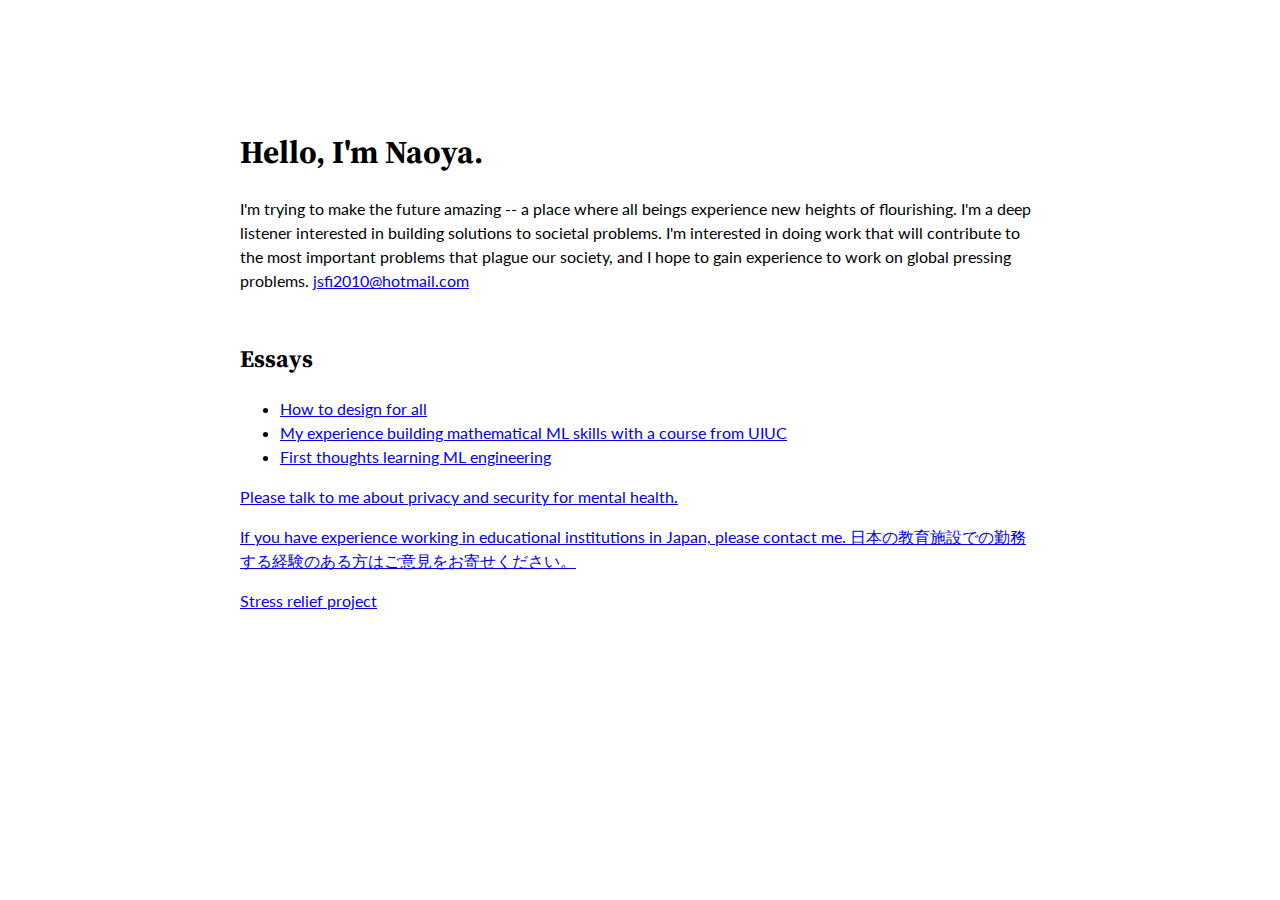
<file: index.html>
<!DOCTYPE html>

<html>

<head>
  <title>Naoya Okamoto</title>
  <link rel="preconnect" href="https://fonts.googleapis.com">
  <link rel="preconnect" href="https://fonts.gstatic.com" crossorigin>
  <link href="https://fonts.googleapis.com/css2?family=Lato:ital,wght@0,400;0,700;1,400;1,700&family=Source+Serif+Pro:ital,wght@0,400;0,700;1,400;1,700&display=swap" rel="stylesheet">  
  <link rel="stylesheet" href="styles.css">
  <meta name="viewport" content="width=device-width, initial-scale=1.0" />
</head>

<!--
<navbar id ="navbar">
  <a href="#project-1">Project 1</a>
</navbar>
-->

<welcome id="welcome-section">
  <h1>Hello, I'm Naoya. </h1>
  <body>
    I'm trying to make the future amazing -- a place where all beings experience new heights of flourishing. I'm a deep listener interested in building solutions to societal problems.  I'm interested in doing work that will contribute to the most important problems that plague our society, and I hope to gain experience to work on global pressing problems.
  </body>
  <body>
    <a href="mailto:jsfi2010@hotmail.com">jsfi2010@hotmail.com</a>
  </body>
</welcome>
  
<projects id="projects">
  <h2>Essays</h2>
  <ul>
    <li><a href="https://docs.google.com/document/d/e/2PACX-1vT-pCqJTrgRsPyGdduzBsIaiTdEb6O7YBGaaX6NuowLDj-t5tsyzxbtC4w1hQK_eYgs63YC6GadwMc4/pub" target="_blank" rel="noopener noreferrer">How to design for all</a></li>
    <li><a href="https://forum.effectivealtruism.org/posts/txXyseenvzoTxmY7x/my-experience-building-mathematical-ml-skills-with-a-course" target="_blank" rel="noopener noreferrer">My experience building mathematical ML skills with a course from UIUC</a></li>
    <li><a href="First_thoughts_learning_ML_engineering.html">First thoughts learning ML engineering</a></li>
  </ul>
</projects>

<p>
  <a href="mental_health_privacy.html">Please talk to me about privacy and security for mental health.</a>
</p
<p>
  <a href="japan_education.html">If you have experience working in educational institutions in Japan, please contact me. 日本の教育施設での勤務する経験のある方はご意見をお寄せください。</a>
</p>
<p>
  <a href="https://mhp2.naoyaokamoto.com/" target="_blank" rel="noopener noreferrer">Stress relief project</a>
</p>

</html>
</file>
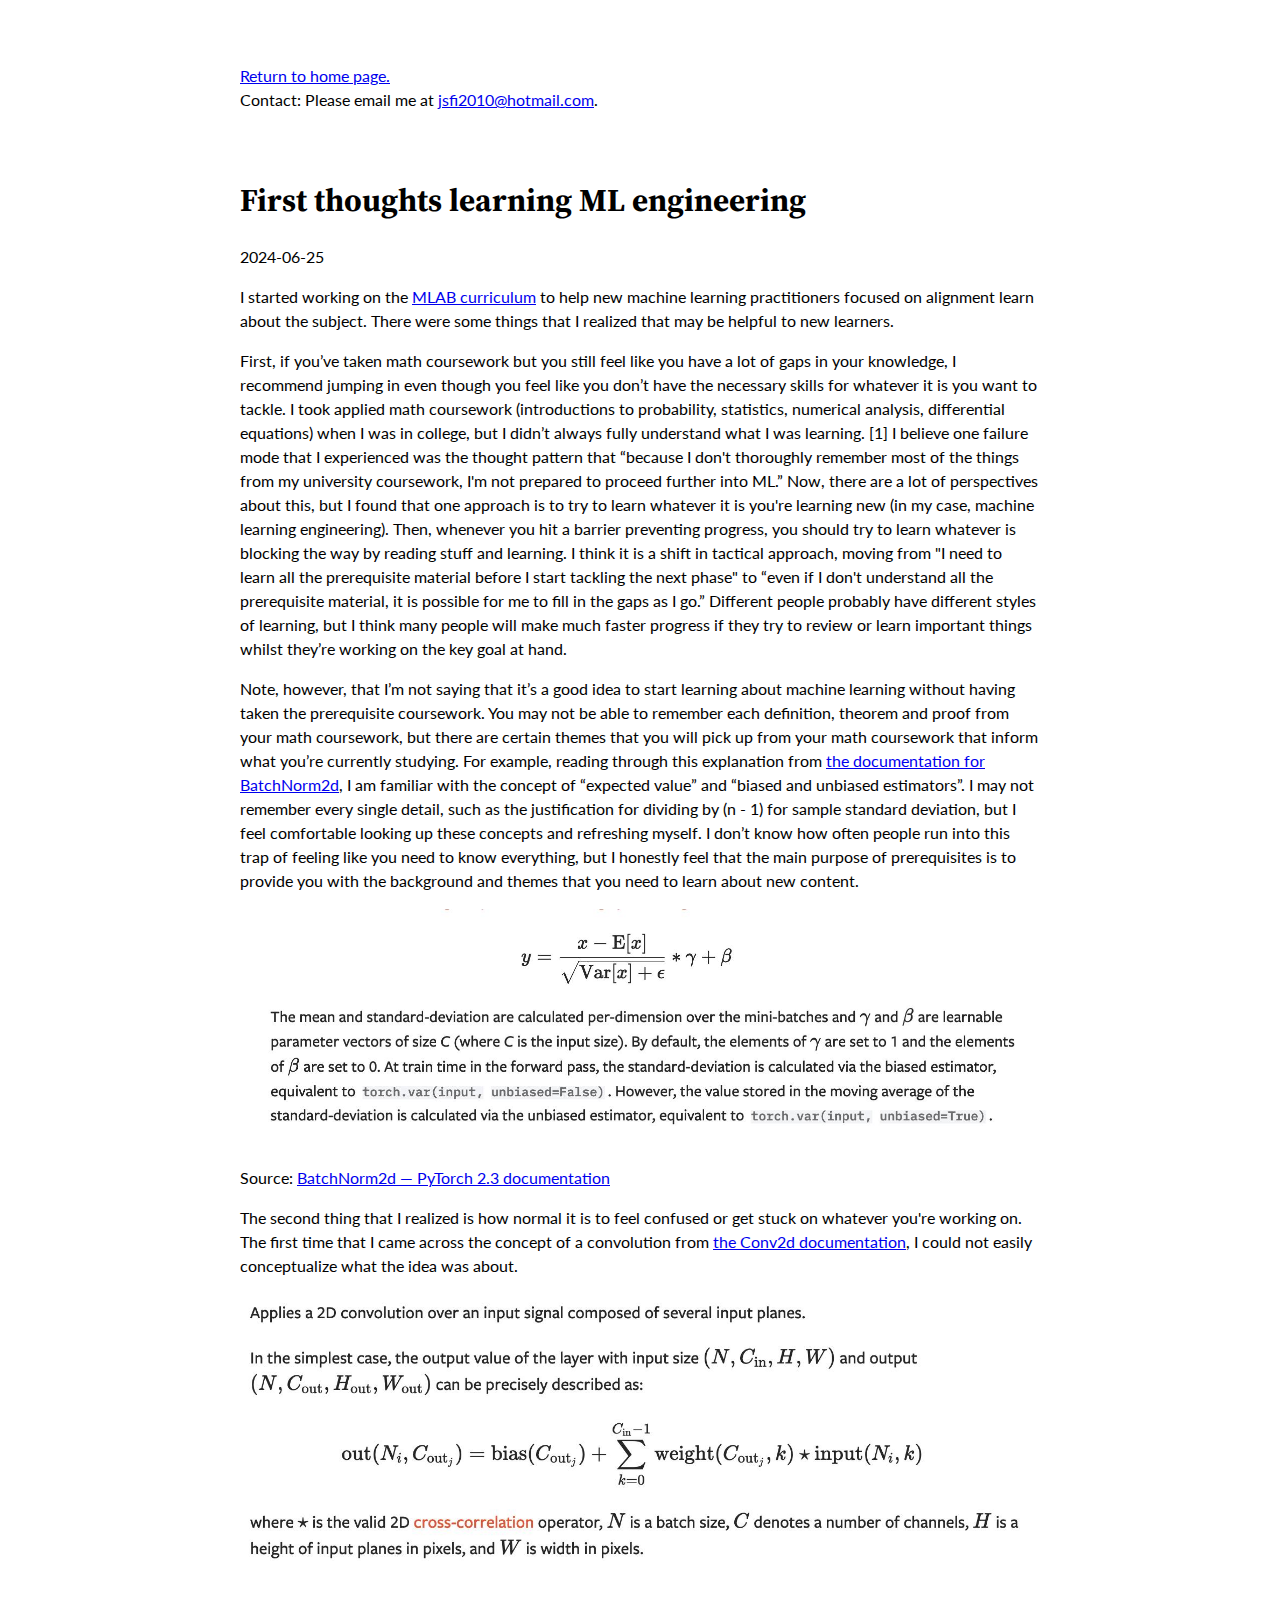
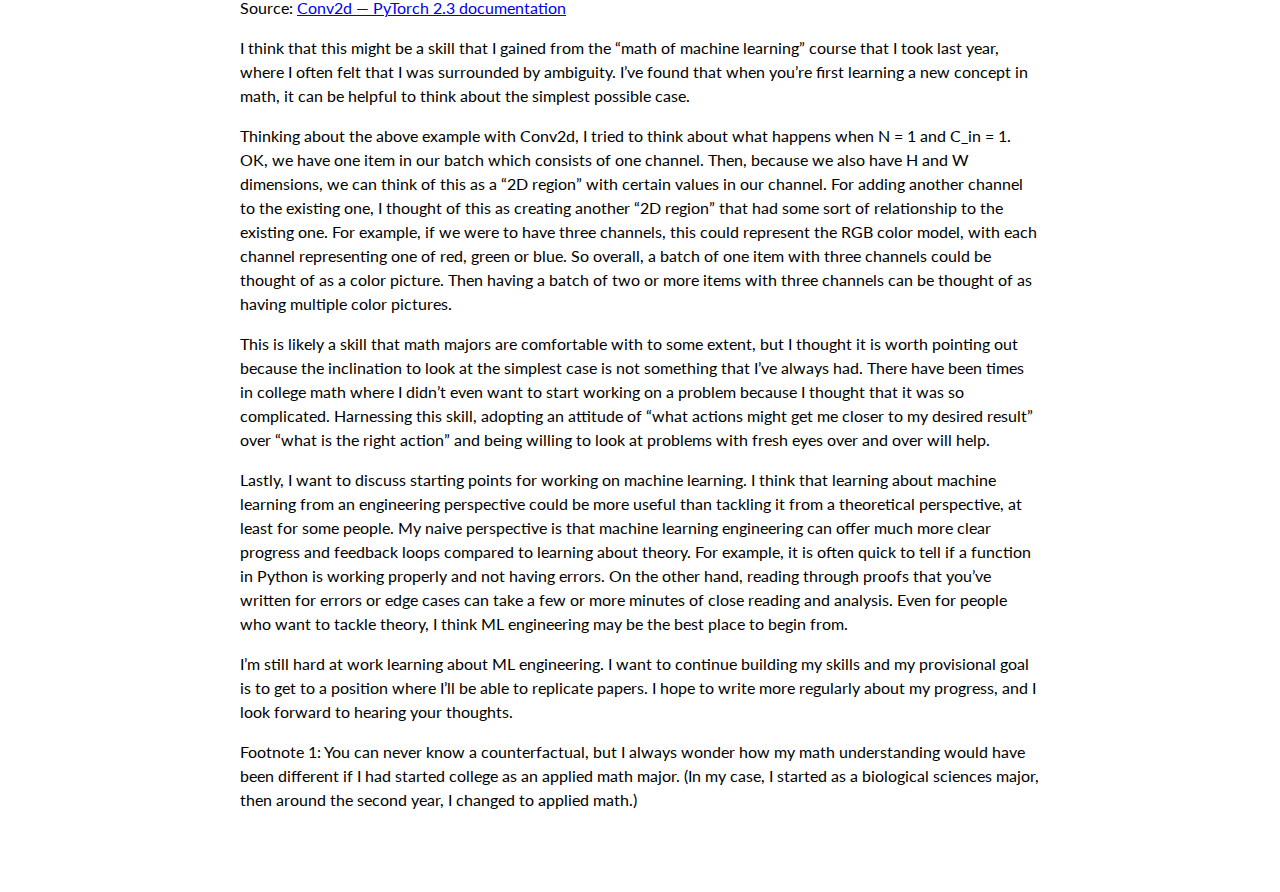
<file: First_thoughts_learning_ML_engineering.html>
<!DOCTYPE html>

<html>

<link rel="stylesheet" href="styles.css">

<head>
  <title>First thoughts learning ML engineering</title>
  <link rel="preconnect" href="https://fonts.googleapis.com">
  <link rel="preconnect" href="https://fonts.gstatic.com" crossorigin>
  <link
    href="https://fonts.googleapis.com/css2?family=Lato:ital,wght@0,400;0,700;1,400;1,700&family=Source+Serif+Pro:ital,wght@0,400;0,700;1,400;1,700&display=swap"
    rel="stylesheet">
  <meta name="viewport" content="width=device-width, initial-scale=1.0" />
</head>

<div id="nav">
  <a href="/">Return to home page.</a>
</div>

<div id="contact">
  Contact: Please email me at <a href="mailto:jsfi2010@hotmail.com">jsfi2010@hotmail.com</a>.
</div>

<div id="header">
  <h1>First thoughts learning ML engineering</h1>
</div>

<div id="content">
  <p>2024-06-25</p>
  <p>
    I started working on the <a href="https://www.redwoodresearch.org/mlab">MLAB curriculum</a> to help new machine
    learning practitioners focused on alignment learn about the subject. There were some things that I realized that may
    be helpful to new learners.
  </p>

  <p>
    First, if you’ve taken math coursework but you still feel like you have a lot of gaps in your knowledge, I recommend
    jumping in even though you feel like you don’t have the necessary skills for whatever it is you want to tackle. I
    took applied math coursework (introductions to probability, statistics, numerical analysis, differential equations)
    when I was in college, but I didn’t always fully understand what I was learning. [1] I believe one failure mode that
    I experienced was the thought pattern that “because I don't thoroughly remember most of the things from my
    university coursework, I'm not prepared to proceed further into ML.” Now, there are a lot of perspectives about
    this, but I found that one approach is to try to learn whatever it is you're learning new (in my case, machine
    learning engineering). Then, whenever you hit a barrier preventing progress, you should try to learn whatever is
    blocking the way by reading stuff and learning. I think it is a shift in tactical approach, moving from "I need to
    learn all the prerequisite material before I start tackling the next phase" to “even if I don't understand all the
    prerequisite material, it is possible for me to fill in the gaps as I go.” Different people probably have different
    styles of learning, but I think many people will make much faster progress if they try to review or learn important
    things whilst they’re working on the key goal at hand.
  </p>

  <p>
    Note, however, that I’m not saying that it’s a good idea to start learning about machine learning without having
    taken the prerequisite coursework. You may not be able to remember each definition, theorem and proof from your math
    coursework, but there are certain themes that you will pick up from your math coursework that inform what you’re
    currently studying. For example, reading through this explanation from <a
      href="https://pytorch.org/docs/stable/generated/torch.nn.BatchNorm2d.html">the documentation for BatchNorm2d</a>,
    I am familiar with the concept of “expected value” and “biased and unbiased estimators”. I may not remember every
    single detail, such as the justification for dividing by (n - 1) for sample standard deviation, but I feel
    comfortable looking up these concepts and refreshing myself. I don’t know how often people run into this trap of
    feeling like you need to know everything, but I honestly feel that the main purpose of prerequisites is to provide
    you with the background and themes that you need to learn about new content.

  </p>

  <img src="/img/batch_normalization.jpg" alt="Description of batch normalization from PyTorch docs" class="responsive">

  <p>Source: <a href="https://pytorch.org/docs/stable/generated/torch.nn.BatchNorm2d.html">BatchNorm2d — PyTorch 2.3
      documentation</a></p>
  <p>
    The second thing that I realized is how normal it is to feel confused or get stuck on whatever you're working on.
    The first time that I came across the concept of a convolution from <a
      href="https://pytorch.org/docs/stable/generated/torch.nn.Conv2d.html">the Conv2d documentation</a>, I could not
    easily conceptualize what the idea was about.
  </p>

  <img src="/img/2d_convolution.jpg" alt="Description of 2d convolution from PyTorch docs" class="responsive">

  <p>Source: <a href="https://pytorch.org/docs/stable/generated/torch.nn.Conv2d.html">Conv2d — PyTorch 2.3 documentation</a></p>

  <p>
    I think that this might be a skill that I gained from the “math of machine learning” course that I took last year,
    where I often felt that I was surrounded by ambiguity. I’ve found that when you’re first learning a new concept in
    math, it can be helpful to think about the simplest possible case.
  </p>

  <p>
    Thinking about the above example with Conv2d, I tried to think about what happens when N = 1 and C_in = 1. OK, we
    have one item in our batch which consists of one channel. Then, because we also have H and W dimensions, we can
    think of this as a “2D region” with certain values in our channel. For adding another channel to the existing one, I
    thought of this as creating another “2D region” that had some sort of relationship to the existing one. For example,
    if we were to have three channels, this could represent the RGB color model, with each channel representing one of
    red, green or blue. So overall, a batch of one item with three channels could be thought of as a color picture. Then
    having a batch of two or more items with three channels can be thought of as having multiple color pictures.
  </p>

  <p>
    This is likely a skill that math majors are comfortable with to some extent, but I thought it is worth pointing out
    because the inclination to look at the simplest case is not something that I’ve always had. There have been times in
    college math where I didn’t even want to start working on a problem because I thought that it was so complicated.
    Harnessing this skill, adopting an attitude of “what actions might get me closer to my desired result” over “what is
    the right action” and being willing to look at problems with fresh eyes over and over will help.
  </p>

  <p>
    Lastly, I want to discuss starting points for working on machine learning. I think that learning about machine
    learning from an engineering perspective could be more useful than tackling it from a theoretical perspective, at
    least for some people. My naive perspective is that machine learning engineering can offer much more clear progress
    and feedback loops compared to learning about theory. For example, it is often quick to tell if a function in Python
    is working properly and not having errors. On the other hand, reading through proofs that you’ve written for errors
    or edge cases can take a few or more minutes of close reading and analysis. Even for people who want to tackle
    theory, I think ML engineering may be the best place to begin from.
  </p>

  <p>
    I’m still hard at work learning about ML engineering. I want to continue building my skills and my provisional goal
    is to get to a position where I’ll be able to replicate papers. I hope to write more regularly about my progress,
    and I look forward to hearing your thoughts.
  </p>

  <p>
    Footnote 1: You can never know a counterfactual, but I always wonder how my math understanding would have been
    different if I had started college as an applied math major. (In my case, I started as a biological sciences major,
    then around the second year, I changed to applied math.)
  </p>
</div>

</html>
</file>
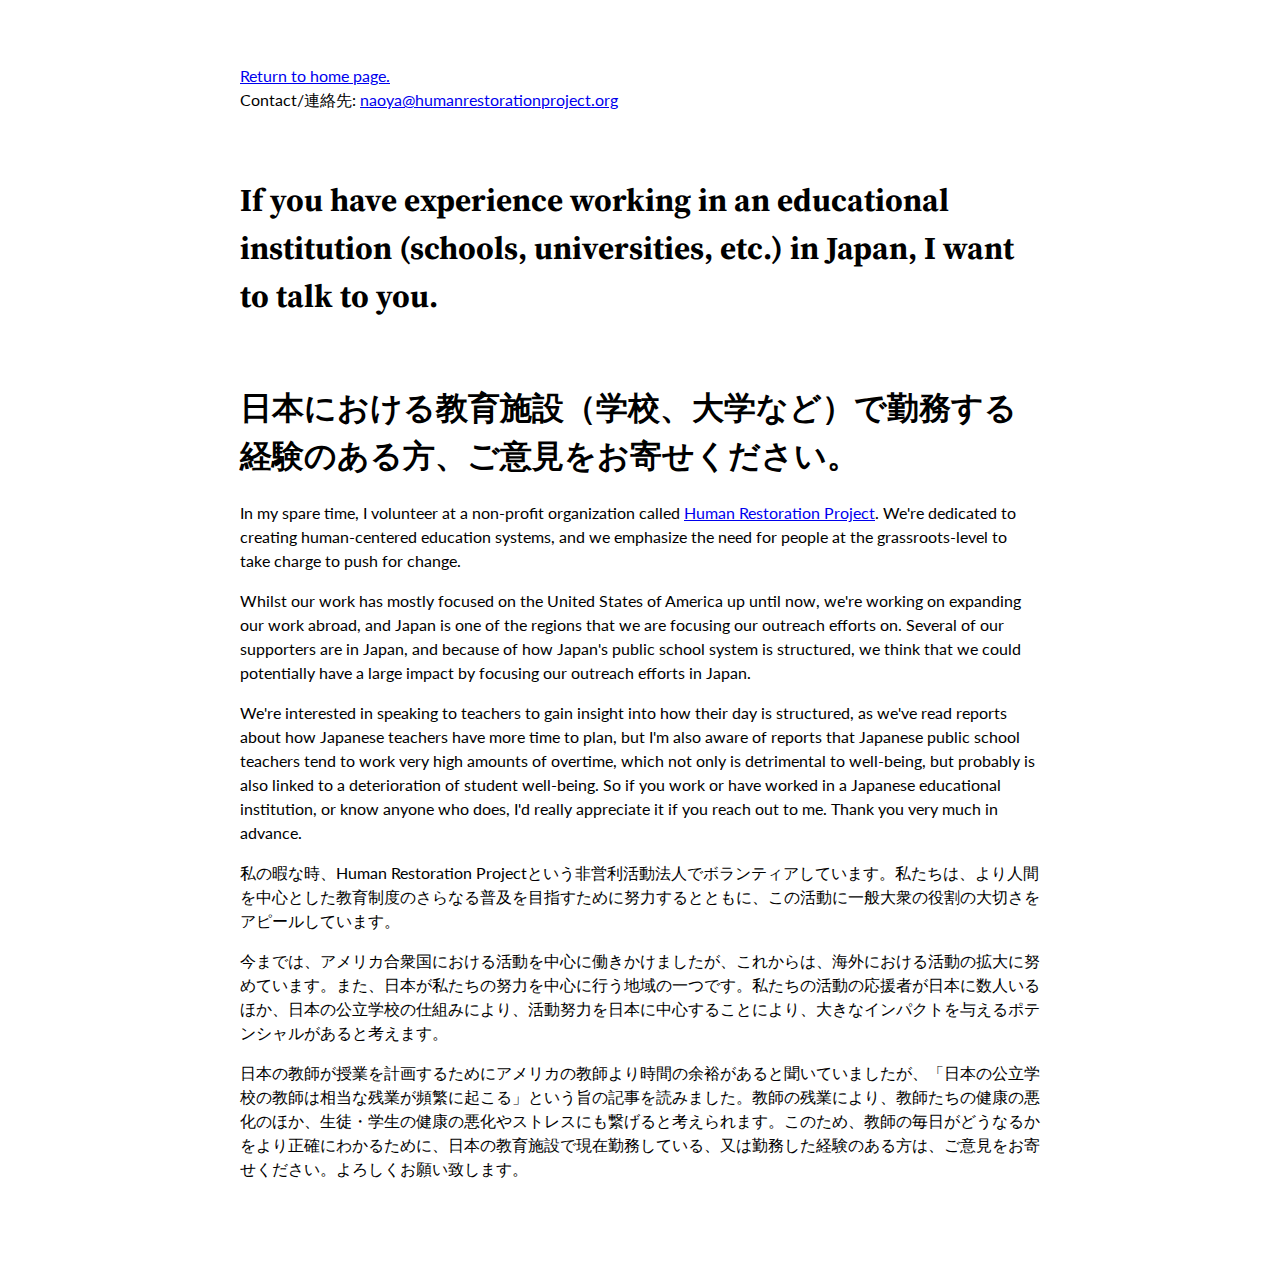
<file: japan_education.html>
<!DOCTYPE html>

<html>

<head>
  <link rel="stylesheet" href="styles.css">
  <title>If you have experience working in an educational institution in Japan, I want to talk to you.</title>
  <link rel="preconnect" href="https://fonts.googleapis.com">
  <link rel="preconnect" href="https://fonts.gstatic.com" crossorigin>
  <link href="https://fonts.googleapis.com/css2?family=Lato:ital,wght@0,400;0,700;1,400;1,700&family=Source+Serif+Pro:ital,wght@0,400;0,700;1,400;1,700&display=swap" rel="stylesheet"> 
  <meta name="viewport" content="width=device-width, initial-scale=1.0" />
</head>

<div id="nav">
  <a href="/">Return to home page.</a>
</div>

<div id="contact">
  Contact/連絡先: <a href="mailto:naoya@humanrestorationproject.org">naoya@humanrestorationproject.org</a>
</div>

<div id="header">
  <h1>If you have experience working in an educational institution (schools, universities, etc.) in Japan, I want to talk to you.</h1>
  <h1>日本における教育施設（学校、大学など）で勤務する経験のある方、ご意見をお寄せください。</h1>
</div>
  
<div id="eng_content">
  <p>
    In my spare time, I volunteer at a non-profit organization called <a href="https://www.humanrestorationproject.org/" target="_blank" rel="noopener">Human Restoration Project</a>. We're dedicated to creating human-centered education systems, and we emphasize the need for people at the grassroots-level to take charge to push for change.
  </p>

  <p>
    Whilst our work has mostly focused on the United States of America up until now, we're working on expanding our work abroad, and Japan is one of the regions that we are focusing our outreach efforts on. Several of our supporters are in Japan, and because of how Japan's public school system is structured, we think that we could potentially have a large impact by focusing our outreach efforts in Japan.
  </p>

  <p>
    We're interested in speaking to teachers to gain insight into how their day is structured, as we've read reports about how Japanese teachers have more time to plan, but I'm also aware of reports that Japanese public school teachers tend to work very high amounts of overtime, which not only is detrimental to well-being, but probably is also linked to a deterioration of student well-being. So if you work or have worked in a Japanese educational institution, or know anyone who does, I'd really appreciate it if you reach out to me. Thank you very much in advance.
  </p>
</div>

<div id="jpn_content">
  <p>
    私の暇な時、Human Restoration Projectという非営利活動法人でボランティアしています。私たちは、より人間を中心とした教育制度のさらなる普及を目指すために努力するとともに、この活動に一般大衆の役割の大切さをアピールしています。
  </p>
  <p>
    今までは、アメリカ合衆国における活動を中心に働きかけましたが、これからは、海外における活動の拡大に努めています。また、日本が私たちの努力を中心に行う地域の一つです。私たちの活動の応援者が日本に数人いるほか、日本の公立学校の仕組みにより、活動努力を日本に中心することにより、大きなインパクトを与えるポテンシャルがあると考えます。
  </p>
  <p>
    日本の教師が授業を計画するためにアメリカの教師より時間の余裕があると聞いていましたが、「日本の公立学校の教師は相当な残業が頻繁に起こる」という旨の記事を読みました。教師の残業により、教師たちの健康の悪化のほか、生徒・学生の健康の悪化やストレスにも繋げると考えられます。このため、教師の毎日がどうなるかをより正確にわかるために、日本の教育施設で現在勤務している、又は勤務した経験のある方は、ご意見をお寄せください。よろしくお願い致します。
  </p>
</div>

</html>
</file>
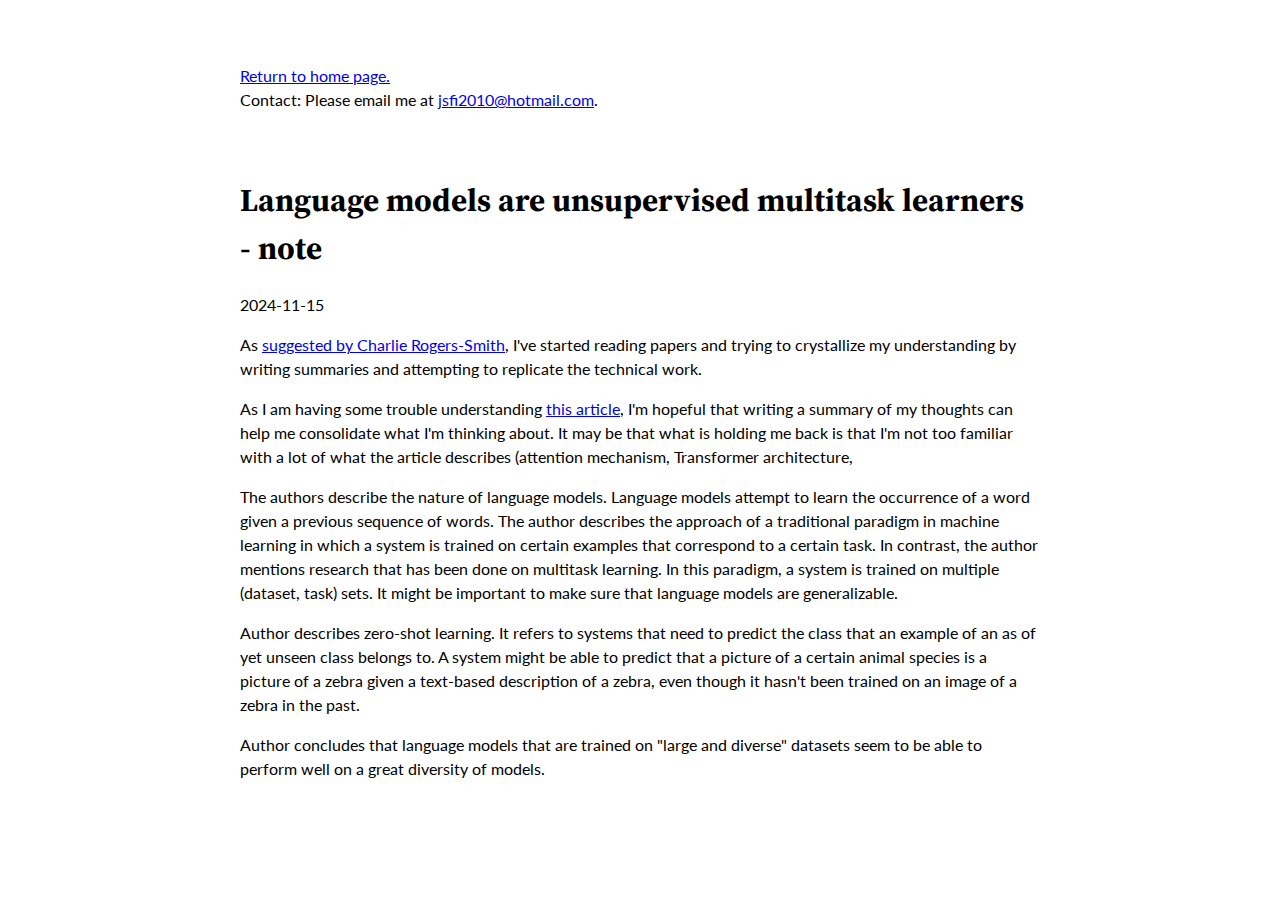
<file: Language models are unsupervised multitask learners - note.html>
<!DOCTYPE html>

<html>

<link rel="stylesheet" href="styles.css">

<head>
  <title>Language models are unsupervised multitask learners - note</title>
  <link rel="preconnect" href="https://fonts.googleapis.com">
  <link rel="preconnect" href="https://fonts.gstatic.com" crossorigin>
  <link
    href="https://fonts.googleapis.com/css2?family=Lato:ital,wght@0,400;0,700;1,400;1,700&family=Source+Serif+Pro:ital,wght@0,400;0,700;1,400;1,700&display=swap"
    rel="stylesheet">
  <meta name="viewport" content="width=device-width, initial-scale=1.0" />
</head>

<div id="nav">
  <a href="/">Return to home page.</a>
</div>

<div id="contact">
  Contact: Please email me at <a href="mailto:jsfi2010@hotmail.com">jsfi2010@hotmail.com</a>.
</div>

<div id="header">
  <h1>Language models are unsupervised multitask learners - note</h1>
</div>

<div id="content">
  <p>2024-11-15</p>
  <p>
    As <a href="https://docs.google.com/document/d/15e8vBVwrJP5m1Y8VytQY3wSa1Qg18OM43YqP2-Wws1c/edit?tab=t.0">suggested by Charlie Rogers-Smith</a>, I've started reading papers and trying to crystallize my understanding by writing summaries and attempting to replicate the technical work.
  </p>

  <p>
    As I am having some trouble understanding <a href="https://cdn.openai.com/better-language-models/language_models_are_unsupervised_multitask_learners.pdf">this article</a>, I'm hopeful that writing a summary of my thoughts can help me consolidate what I'm thinking about. It may be that what is holding me back is that I'm not too familiar with a lot of what the article describes (attention mechanism, Transformer architecture,
  </p>

  <p>
    The authors describe the nature of language models. Language models attempt to learn the occurrence of a word given a previous sequence of words. The author describes the approach of a traditional paradigm in machine learning in which a system is trained on certain examples that correspond to a certain task. In contrast, the author mentions research that has been done on multitask learning. In this paradigm, a system is trained on multiple (dataset, task) sets. It might be important to make sure that language models are generalizable.
  </p>

  <p>
    Author describes zero-shot learning. It refers to systems that need to predict the class that an example of an as of yet unseen class belongs to. A system might be able to predict that a picture of a certain animal species is a picture of a zebra given a text-based description of a zebra, even though it hasn't been trained on an image of a zebra in the past.
  </p>

  <p>
    Author concludes that language models that are trained on "large and diverse" datasets seem to be able to perform well on a great diversity of models.
  </p>
</div>

</html>
</file>
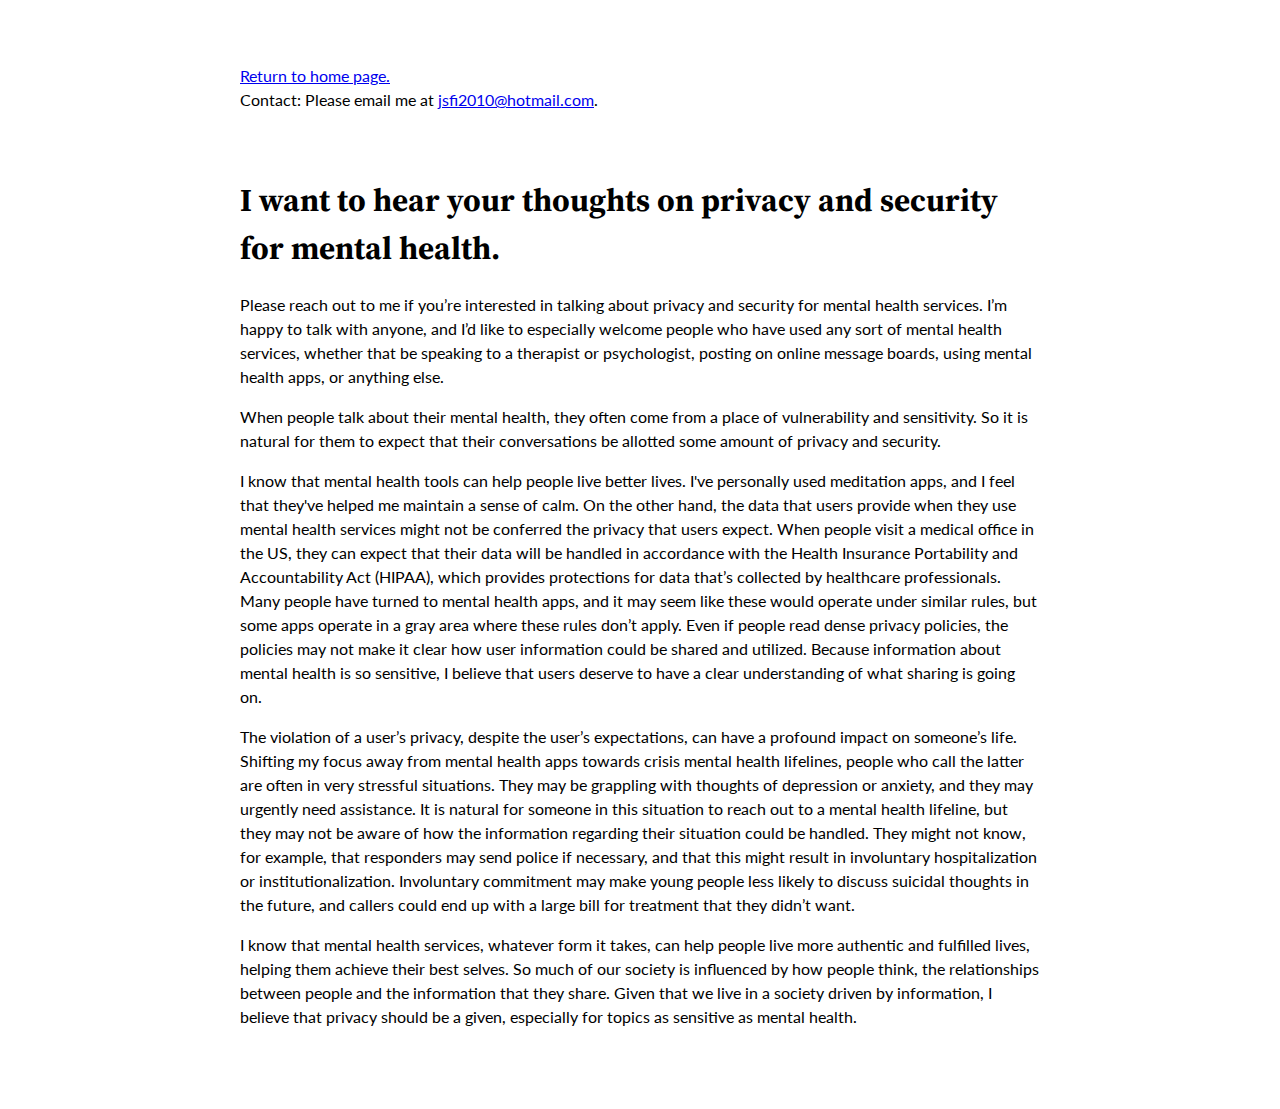
<file: mental_health_privacy.html>
<!DOCTYPE html>

<html>

<link rel="stylesheet" href="styles.css">

<head>
  <title>I want to hear your thoughts on privacy and security for mental health.</title>
  <link rel="preconnect" href="https://fonts.googleapis.com">
  <link rel="preconnect" href="https://fonts.gstatic.com" crossorigin>
  <link href="https://fonts.googleapis.com/css2?family=Lato:ital,wght@0,400;0,700;1,400;1,700&family=Source+Serif+Pro:ital,wght@0,400;0,700;1,400;1,700&display=swap" rel="stylesheet">  
  <meta name="viewport" content="width=device-width, initial-scale=1.0" />
</head>

<div id="nav">
  <a href="/">Return to home page.</a>
</div>

<div id="contact">
  Contact: Please email me at <a href="mailto:jsfi2010@hotmail.com">jsfi2010@hotmail.com</a>.
</div>

<div id="header">
  <h1>I want to hear your thoughts on privacy and security for mental health.</h1>
</div>
  
<div id="content">
  <p>
    Please reach out to me if you’re interested in talking about privacy and security for mental health services. I’m happy to talk with anyone, and I’d like to especially welcome people who have used any sort of mental health services, whether that be speaking to a therapist or psychologist, posting on online message boards, using mental health apps, or anything else.
  </p>

  <p>
    When people talk about their mental health, they often come from a place of vulnerability and sensitivity. So it is natural for them to expect that their conversations be allotted some amount of privacy and security.
  </p>

  <p>
    I know that mental health tools can help people live better lives. I've personally used meditation apps, and I feel that they've helped me maintain a sense of calm. On the other hand, the data that users provide when they use mental health services might not be conferred the privacy that users expect. When people visit a medical office in the US, they can expect that their data will be handled in accordance with the Health Insurance Portability and Accountability Act (HIPAA), which provides protections for data that’s collected by healthcare professionals. Many people have turned to mental health apps, and it may seem like these would operate under similar rules, but some apps operate in a gray area where these rules don’t apply. Even if people read dense privacy policies, the policies may not make it clear how user information could be shared and utilized. Because information about mental health is so sensitive, I believe that users deserve to have a clear understanding of what sharing is going on.
  </p>

  <p>
    The violation of a user’s privacy, despite the user’s expectations, can have a profound impact on someone’s life. Shifting my focus away from mental health apps towards crisis mental health lifelines, people who call the latter are often in very stressful situations. They may be grappling with thoughts of depression or anxiety, and they may urgently need assistance. It is natural for someone in this situation to reach out to a mental health lifeline, but they may not be aware of how the information regarding their situation could be handled. They might not know, for example, that responders may send police if necessary, and that this might result in involuntary hospitalization or institutionalization. Involuntary commitment may make young people less likely to discuss suicidal thoughts in the future, and callers could end up with a large bill for treatment that they didn’t want.
  </p>

  <p>
    I know that mental health services, whatever form it takes, can help people live more authentic and fulfilled lives, helping them achieve their best selves. So much of our society is influenced by how people think, the relationships between people and the information that they share. Given that we live in a society driven by information, I believe that privacy should be a given, especially for topics as sensitive as mental health.
  </p>
</div>

</html>
</file>
<file: styles.css>
@media all {
  font-family: 'Lato', sans-serif;
  font-size: 12px;
}

h2 {
  font-family: 'Source Serif Pro', serif;
  margin-top: 1em;
  padding-top: 1em;
}

h1 {
  font-family: 'Source Serif Pro', serif;
  margin-top: 1em;
  padding-top: 1em;
}

body {
  margin: 0 auto;
  max-width: 50em;
  font-family: 'Lato', sans-serif;
  line-height: 1.5;
  padding: 4em 1em;
}

.responsive {
  width: 100%;
  height: auto;
}
</file>
